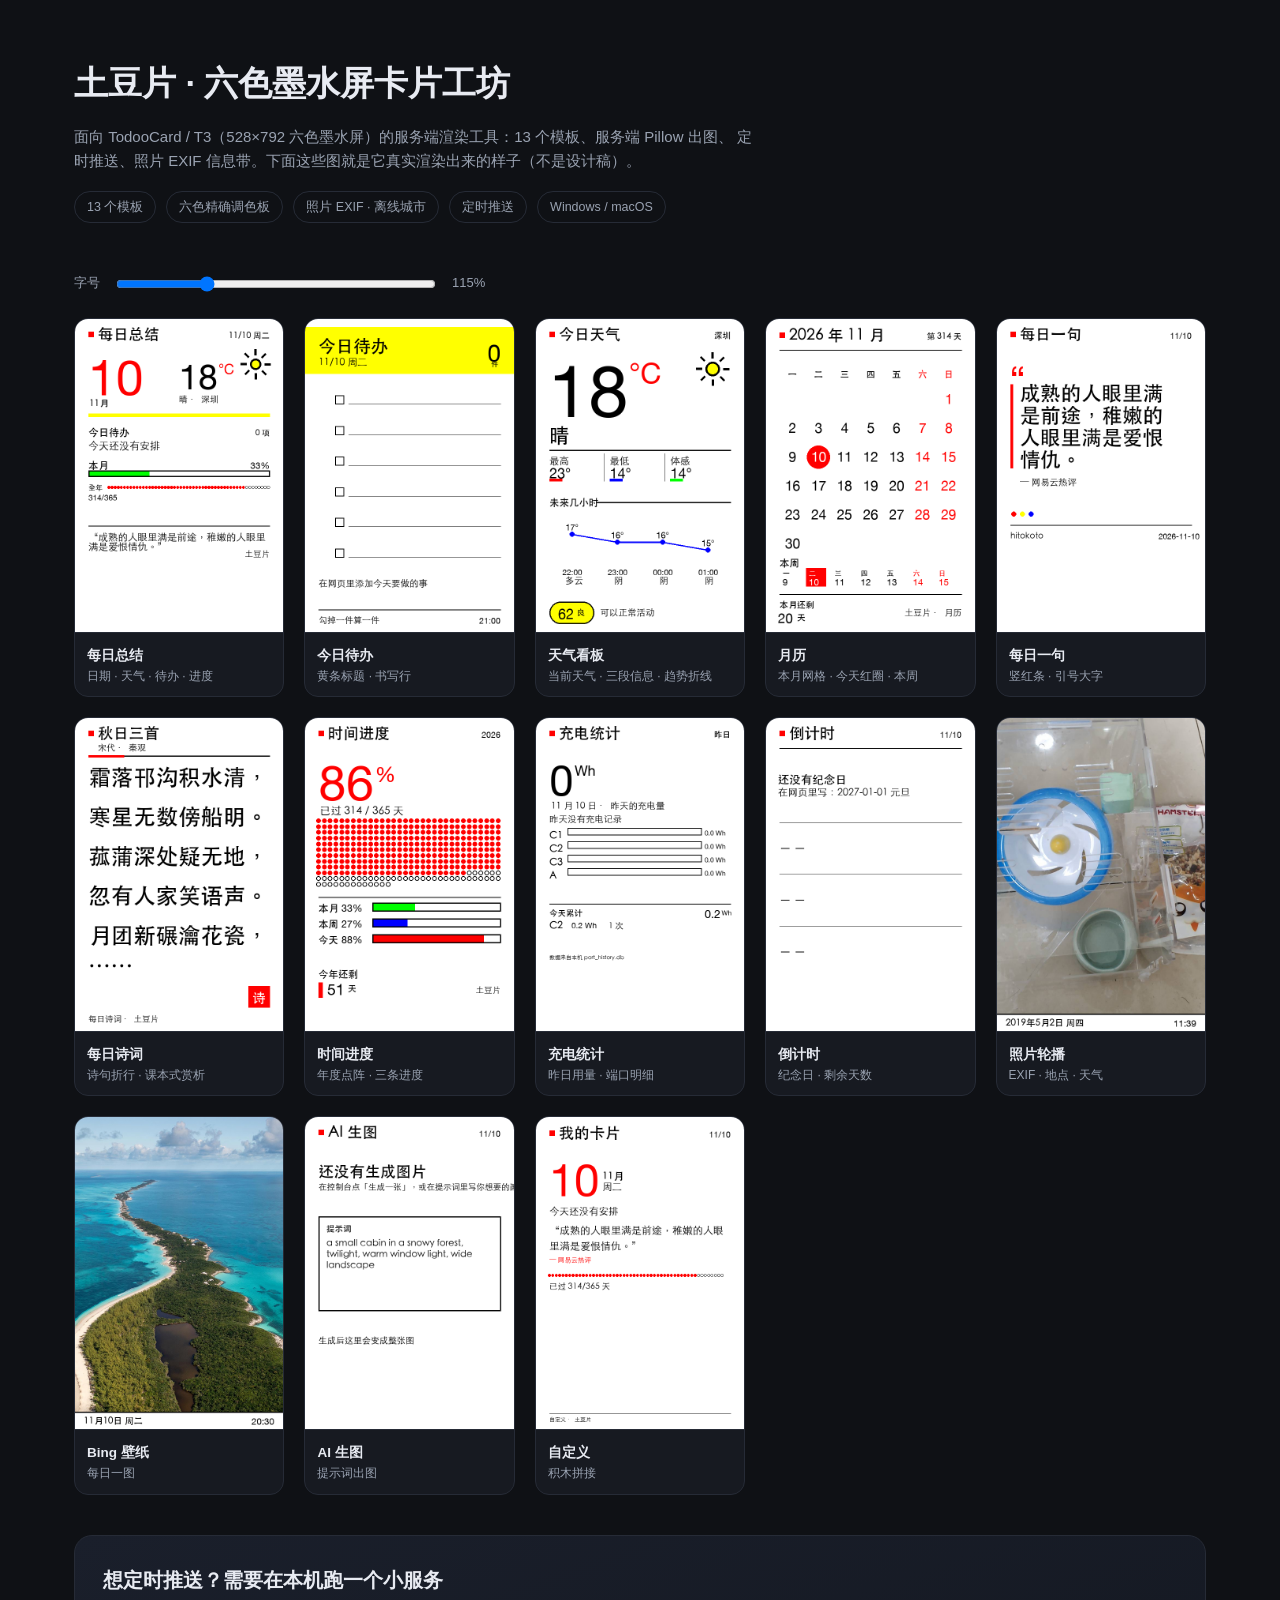
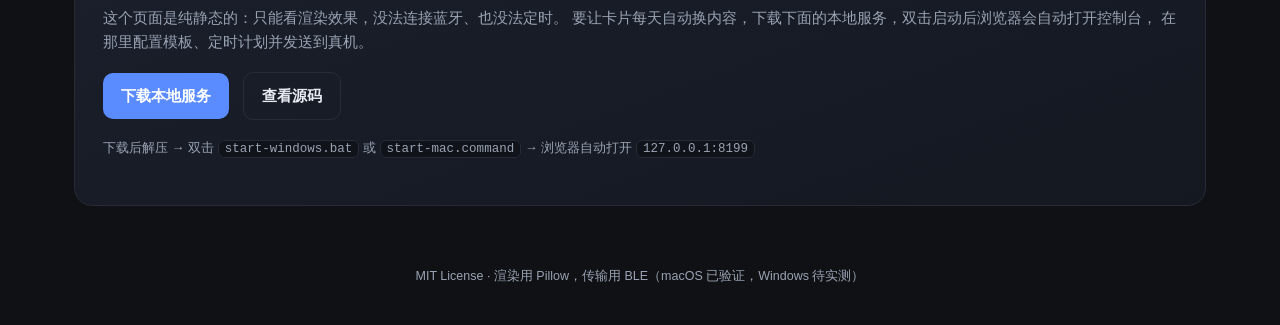
<file: docs/index.html>
<!doctype html>
<html lang="zh-CN">
<head>
<meta charset="utf-8">
<meta name="viewport" content="width=device-width,initial-scale=1">
<title>土豆片 · 六色墨水屏卡片工坊</title>
<style>
  :root{--bg:#0f1115;--card:#171a21;--line:#262b36;--fg:#e8ebf2;--sub:#9aa3b2;--accent:#5b8cff}
  *{box-sizing:border-box}
  body{margin:0;background:var(--bg);color:var(--fg);font:15px/1.6 -apple-system,"PingFang SC","Microsoft YaHei",sans-serif}
  header{padding:56px 24px 24px;max-width:1180px;margin:0 auto}
  h1{font-size:34px;margin:0 0 8px}
  .sub{color:var(--sub);max-width:680px}
  .tags{margin-top:18px;display:flex;gap:10px;flex-wrap:wrap}
  .tag{border:1px solid var(--line);border-radius:999px;padding:5px 12px;font-size:12.5px;color:var(--sub)}
  .bar{max-width:1180px;margin:26px auto 8px;padding:0 24px;display:flex;align-items:center;gap:14px}
  .bar input{flex:1;max-width:320px}
  .grid{max-width:1180px;margin:0 auto;padding:16px 24px 40px;display:grid;
        grid-template-columns:repeat(auto-fill,minmax(200px,1fr));gap:20px}
  .item{background:var(--card);border:1px solid var(--line);border-radius:14px;overflow:hidden}
  .item img{width:100%;display:block;transition:transform .2s}
  .meta{padding:10px 12px;border-top:1px solid var(--line)}
  .meta b{font-size:13.5px}
  .meta span{display:block;color:var(--sub);font-size:12px}
  .cta{max-width:1180px;margin:0 auto 60px;padding:0 24px}
  .box{background:linear-gradient(160deg,#1a1f2b,#141821);border:1px solid var(--line);
       border-radius:18px;padding:28px}
  .box h2{margin:0 0 10px;font-size:20px}
  .box p{color:var(--sub);margin:0 0 18px}
  .btn{display:inline-block;background:var(--accent);color:#fff;text-decoration:none;
       padding:11px 18px;border-radius:10px;font-weight:600;margin-right:10px}
  .ghost{background:transparent;border:1px solid var(--line);color:var(--fg)}
  footer{color:var(--sub);font-size:12.5px;text-align:center;padding:0 24px 40px}
  code{background:#10131a;border:1px solid var(--line);border-radius:6px;padding:1px 6px;font-size:12.5px}
</style>
</head>
<body>
<header>
  <h1>土豆片 · 六色墨水屏卡片工坊</h1>
  <p class="sub">
    面向 TodooCard / T3（528×792 六色墨水屏）的服务端渲染工具：13 个模板、服务端 Pillow 出图、
    定时推送、照片 EXIF 信息带。下面这些图就是它真实渲染出来的样子（不是设计稿）。
  </p>
  <div class="tags">
    <span class="tag">13 个模板</span>
    <span class="tag">六色精确调色板</span>
    <span class="tag">照片 EXIF · 离线城市</span>
    <span class="tag">定时推送</span>
    <span class="tag">Windows / macOS</span>
  </div>
</header>

<div id="localBar" class="box" style="display:none;max-width:1180px;margin:0 auto 18px">
  <h2 style="font-size:17px">✅ 检测到本机已在运行服务</h2>
  <p style="margin:6px 0 14px">你现在可以打开完整控制台：改模板、配定时、连真机发送。</p>
  <a class="btn" href="http://127.0.0.1:8199/card.html">打开完整控制台</a>
</div>

<div class="bar">
  <span style="color:var(--sub);font-size:13px;white-space:nowrap">字号</span>
  <input id="scale" type="range" min="100" max="155" step="5" value="115">
  <span id="scaleVal" style="color:var(--sub);font-size:13px;width:46px">115%</span>
</div>

<main class="grid" id="grid"></main>

<section class="cta">
  <div class="box">
    <h2>想定时推送？需要在本机跑一个小服务</h2>
    <p>
      这个页面是纯静态的：只能看渲染效果，没法连接蓝牙、也没法定时。
      要让卡片每天自动换内容，下载下面的本地服务，双击启动后浏览器会自动打开控制台，
      在那里配置模板、定时计划并发送到真机。
    </p>
    <a class="btn" href="https://github.com/shidaifufen/todoocard-eink/releases/latest">下载本地服务</a>
    <a class="btn ghost" href="https://github.com/shidaifufen/todoocard-eink">查看源码</a>
    <p style="margin-top:18px;font-size:13px">
      下载后解压 → 双击 <code>start-windows.bat</code> 或 <code>start-mac.command</code> → 浏览器自动打开 <code>127.0.0.1:8199</code>
    </p>
  </div>
</section>

<footer>MIT License · 渲染用 Pillow，传输用 BLE（macOS 已验证，Windows 待实测）</footer>

<script>
const ITEMS = [
  ["summary","每日总结","日期 · 天气 · 待办 · 进度"],
  ["todo","今日待办","黄条标题 · 书写行"],
  ["weather","天气看板","当前天气 · 三段信息 · 趋势折线"],
  ["calendar","月历","本月网格 · 今天红圈 · 本周"],
  ["quote","每日一句","竖红条 · 引号大字"],
  ["poem","每日诗词","诗句折行 · 课本式赏析"],
  ["progress","时间进度","年度点阵 · 三条进度"],
  ["energy","充电统计","昨日用量 · 端口明细"],
  ["countdown","倒计时","纪念日 · 剩余天数"],
  ["photo","照片轮播","EXIF · 地点 · 天气"],
  ["bing","Bing 壁纸","每日一图"],
  ["ai","AI 生图","提示词出图"],
  ["custom","自定义","积木拼接"]
];
const grid = document.getElementById('grid');
grid.innerHTML = ITEMS.map(([k,n,d]) => `
  <div class="item">
    <img src="samples/${k}.png" alt="${n}" loading="lazy">
    <div class="meta"><b>${n}</b><span>${d}</span></div>
  </div>`).join('');

const slider = document.getElementById('scale'), label = document.getElementById('scaleVal');
function apply(){
  const v = +slider.value;
  label.textContent = v + '%';
  grid.style.zoom = (v / 115).toFixed(3);   // 整页缩放，模拟不同字号下的观感
}
slider.addEventListener('input', apply); apply();

// 探测本机服务：HTTPS 页面访问 127.0.0.1 属于"可信来源"，Chrome/Edge/Safari 都允许
(function probeLocal(){
  const url = 'http://127.0.0.1:8199/api/card';
  const show = () => { document.getElementById('localBar').style.display = 'block'; };
  fetch(url, {mode: 'no-cors', cache: 'no-store'})
    .then(show)
    .catch(() => setTimeout(probeLocal, 4000));
})();
</script>
</body>
</html>
</file>
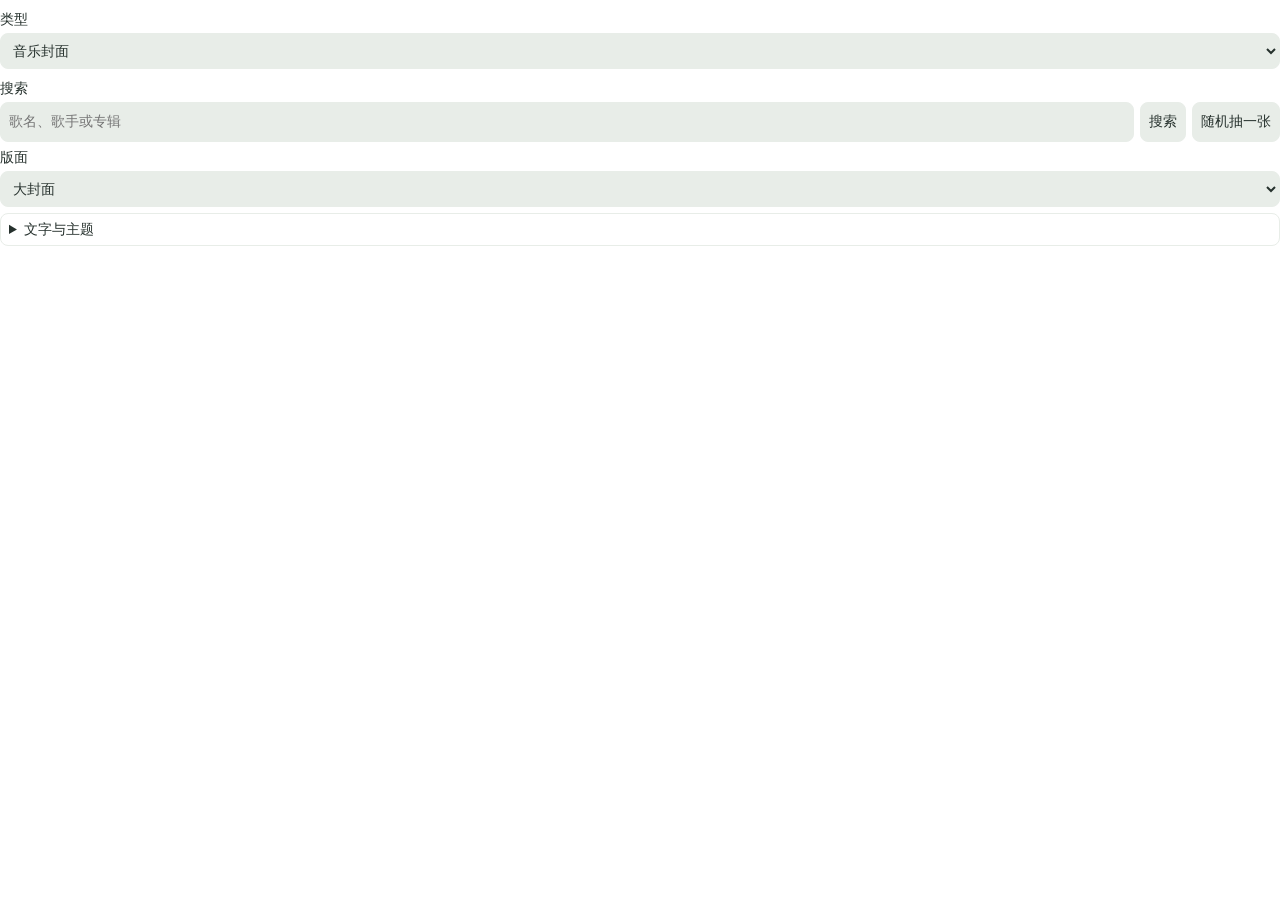
<file: web/online/index.html>
<!doctype html>
<html lang="zh-CN">
<head>
<meta charset="utf-8">
<meta name="viewport" content="width=device-width,initial-scale=1">
<meta http-equiv="Content-Security-Policy" content="default-src 'none'; script-src 'self'; style-src 'self' 'unsafe-inline'; connect-src https://itunes.apple.com https://lrclib.net https://api.datamuse.com https://raw.githubusercontent.com https://cdn.jsdelivr.net https://zh.wikipedia.org https://en.wikipedia.org https://api.frankfurter.dev https://date.nager.at https://earthquake.usgs.gov https://api.tvmaze.com https://v3-cinemeta.strem.io; img-src https://*.mzstatic.com https://upload.wikimedia.org https://wsrv.nl https://images.metahub.space data:">
<title>在线场景</title>
<link rel="stylesheet" href="controls.css">
<style>
  body{margin:0;padding:4px 0;color:var(--scene-ink);font:14px/1.4 system-ui,sans-serif}
  canvas{display:none}
</style>
</head>
<body>
<div id="picker" class="online-controls"></div>
<canvas id="card" width="528" height="792"></canvas>
<script type="module" src="inline.js"></script>
</body>
</html>
</file>
<file: web/online/controls.css>
.online-controls{--scene-ink:var(--fg,#26312d);--scene-panel:var(--line,#e8ede8);--scene-accent:var(--accent,#3a7768);color:var(--scene-ink)}
.online-controls [hidden]{display:none!important}
.online-controls label{display:block;margin:6px 0;color:inherit}
.online-controls form{display:grid;grid-template-columns:minmax(0,1fr) auto;align-items:center;gap:4px 6px}
.online-controls form label{grid-column:1/-1;margin:4px 0 0}
.online-controls form input[data-online=query],.online-controls form button{min-height:40px;margin:0}
.online-controls form button{white-space:nowrap}
.online-controls form .online-actions{flex-wrap:nowrap}
@media(max-width:300px){.online-controls form{grid-template-columns:minmax(0,1fr)}.online-controls form .online-actions>button{flex:1}}
.online-controls input:not([type=range]),.online-controls select,.online-controls button{
  box-sizing:border-box;border:1px solid var(--scene-panel);border-radius:8px;padding:8px;
  background:var(--scene-panel);color:var(--scene-ink);font:inherit
}
.online-controls input,.online-controls select{display:block;width:100%;margin:3px 0;accent-color:var(--scene-accent)}
.online-controls input[type=range]{padding:0;height:22px}
.online-controls .online-actions,.online-controls .tone-presets{display:flex;gap:6px;flex-wrap:wrap}
.online-controls [data-online=status]{margin:5px 0;font-size:.87em}
.online-controls [data-online=status]:empty{display:none}
.online-controls summary{cursor:pointer;padding:6px 0}
.online-controls .lyric-summary{display:flex;align-items:center;justify-content:space-between;gap:8px;margin:8px 0;font-size:.88em}
.online-controls .lyric-summary button{padding:4px 8px;white-space:nowrap}
.online-controls .lyric-summary button:disabled{opacity:.5}
.online-controls .lyric-lines{max-height:240px;overflow:auto;display:grid;gap:4px;padding:1px}
.online-controls .lyric-lines button{text-align:left;padding:6px 8px}
.online-controls button[aria-pressed=true]{border-color:var(--scene-accent);box-shadow:inset 3px 0 var(--scene-accent);background:color-mix(in srgb,var(--scene-accent) 19%,var(--scene-panel))}
.online-controls .tone-sliders{display:grid;grid-template-columns:1fr 1fr;gap:0 10px}
.online-controls .tone-sliders output{font-variant-numeric:tabular-nums}
.online-controls .theme-control{display:flex;align-items:end;gap:8px}
.online-controls .theme-control label{flex:1;min-width:0}
.online-controls .theme-swatch{width:28px;height:28px;margin-bottom:12px;border:1px solid var(--scene-ink);border-radius:7px}
.online-controls .music-type{display:grid;grid-template-columns:minmax(0,1fr) minmax(0,1fr);gap:10px}
.online-controls .music-type output{float:right;font-variant-numeric:tabular-nums}
.online-controls [data-online=appearance],.online-controls [data-online=tone]{padding:0 8px;border:1px solid var(--scene-panel);border-radius:8px;margin:6px 0}
@media(max-width:340px){.online-controls .music-type{grid-template-columns:1fr;gap:0}}
</file>
